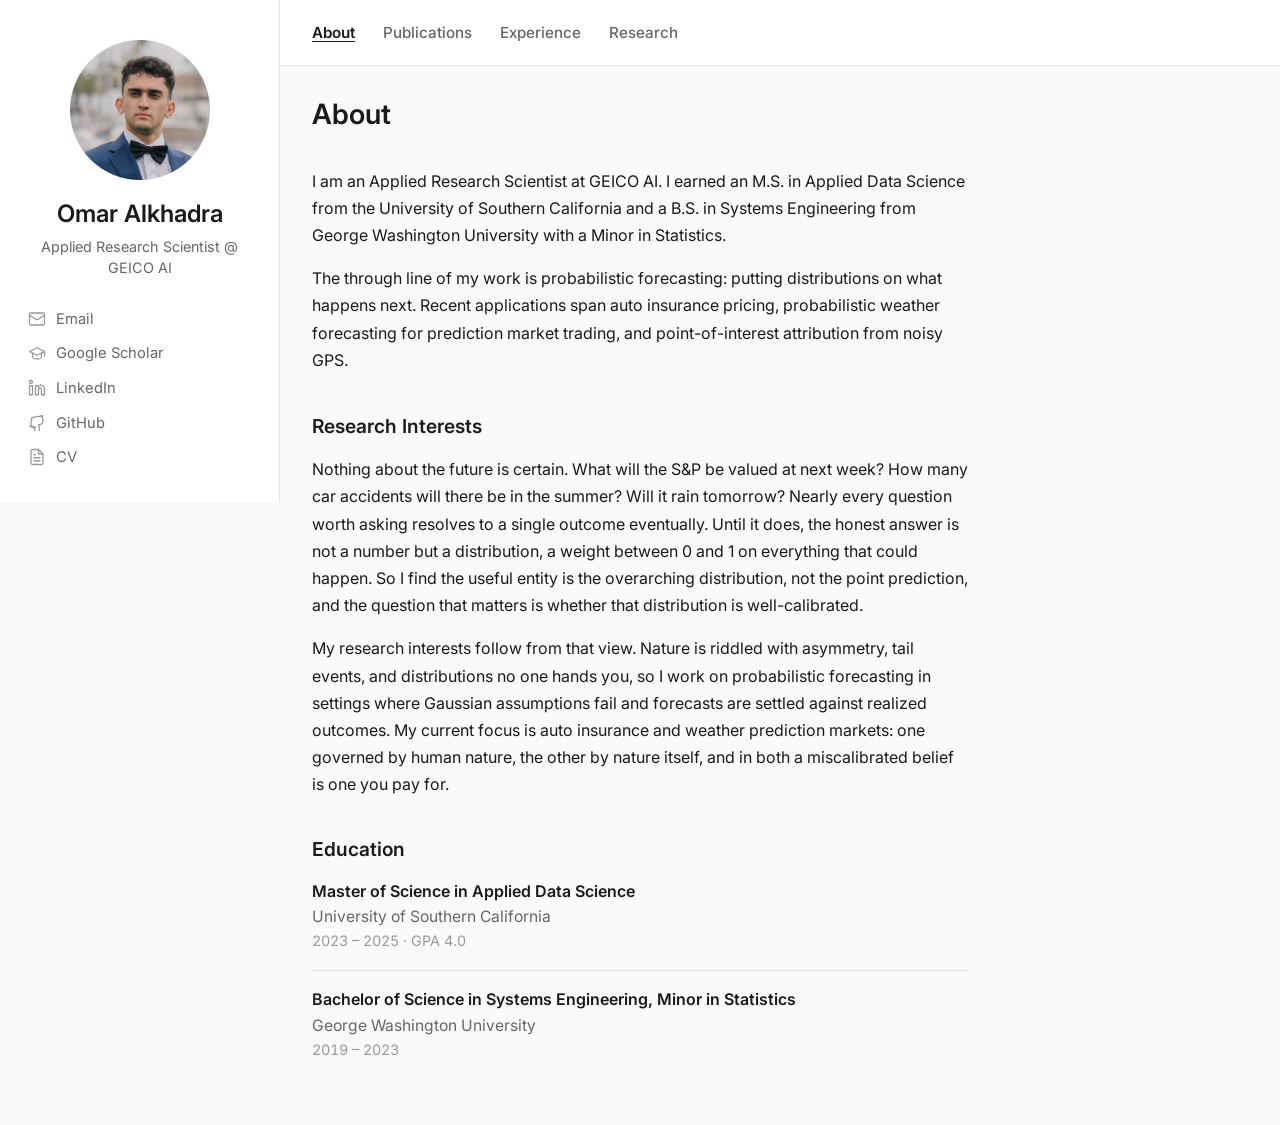
<file: index.html>
<!DOCTYPE html>
<html lang="en">
<head>
  <meta charset="UTF-8">
  <meta name="viewport" content="width=device-width, initial-scale=1.0">
  <title>Omar Alkhadra: About</title>
  <link rel="preconnect" href="https://fonts.googleapis.com">
  <link rel="preconnect" href="https://fonts.gstatic.com" crossorigin>
  <link href="https://fonts.googleapis.com/css2?family=Inter:wght@400;500;600&display=swap" rel="stylesheet">
  <link rel="stylesheet" href="styles.css">
</head>
<body>
  <div class="layout">

    <aside class="sidebar">
      <figure class="headshot">
        <img src="assets/headshot.jpg" alt="Omar Alkhadra" width="140" height="140">
      </figure>
      <p class="site-name">Omar Alkhadra</p>
      <p class="affiliation">Applied Research Scientist @ GEICO AI</p>
      <nav class="sidebar-links" aria-label="Contact and profiles">
        <a href="mailto:omar.alkhadra@outlook.com">
          <svg class="icon" xmlns="http://www.w3.org/2000/svg" viewBox="0 0 24 24" fill="none" stroke="currentColor" stroke-width="1.75" stroke-linecap="round" stroke-linejoin="round" aria-hidden="true"><rect x="2" y="4" width="20" height="16" rx="2"/><path d="m22 7-8.97 5.7a1.94 1.94 0 0 1-2.06 0L2 7"/></svg>
          <span>Email</span>
        </a>
        <a href="https://scholar.google.com/citations?view_op=list_works&hl=en&authuser=1&user=3Zb146EAAAAJ">
          <svg class="icon" xmlns="http://www.w3.org/2000/svg" viewBox="0 0 24 24" fill="none" stroke="currentColor" stroke-width="1.75" stroke-linecap="round" stroke-linejoin="round" aria-hidden="true"><path d="M22 10v6M2 10l10-5 10 5-10 5z"/><path d="M6 12v5c0 2 4 3 6 3s6-1 6-3v-5"/></svg>
          <span>Google Scholar</span>
        </a>
        <a href="https://www.linkedin.com/in/oalkhadra/">
          <svg class="icon" xmlns="http://www.w3.org/2000/svg" viewBox="0 0 24 24" fill="none" stroke="currentColor" stroke-width="1.75" stroke-linecap="round" stroke-linejoin="round" aria-hidden="true"><path d="M16 8a6 6 0 0 1 6 6v7h-4v-7a2 2 0 0 0-4 0v7h-4v-12h4v2"/><rect x="2" y="9" width="4" height="12"/><circle cx="4" cy="4" r="2"/></svg>
          <span>LinkedIn</span>
        </a>
        <a href="https://github.com/oalkhadra">
          <svg class="icon" xmlns="http://www.w3.org/2000/svg" viewBox="0 0 24 24" fill="none" stroke="currentColor" stroke-width="1.75" stroke-linecap="round" stroke-linejoin="round" aria-hidden="true"><path d="M15 22v-4a4.8 4.8 0 0 0-1-3.5c3 0 6-2 6-5.5.08-1.25-.27-2.48-1-3.5.28-1.15.28-2.35 0-3.5 0 0-1 0-3 1.5a10.3 10.3 0 0 0-5 0C6 5 5 5 5 5c-.3 1.15-.3 2.35 0 3.5A4.17 4.17 0 0 0 4 12c0 3.5 3 5.5 6 5.5-.39.49-.68 1.05-.85 1.65S8.5 20.5 9 22"/><path d="M9 18c-4.51 2-5-2-7-2"/></svg>
          <span>GitHub</span>
        </a>
        <a href="assets/cv.pdf">
          <svg class="icon" xmlns="http://www.w3.org/2000/svg" viewBox="0 0 24 24" fill="none" stroke="currentColor" stroke-width="1.75" stroke-linecap="round" stroke-linejoin="round" aria-hidden="true"><path d="M14 2H6a2 2 0 0 0-2 2v16a2 2 0 0 0 2 2h12a2 2 0 0 0 2-2V8z"/><path d="M14 2v6h6M16 13H8M16 17H8M10 9H8"/></svg>
          <span>CV</span>
        </a>
      </nav>
    </aside>

    <div class="content-column">
      <nav class="top-nav" aria-label="Site sections">
        <a href="index.html" aria-current="page">About</a>
        <a href="publications.html">Publications</a>
        <a href="experience.html">Experience</a>
        <a href="research.html">Research</a>
      </nav>

      <main class="page-main">
        <h1 class="page-title">About</h1>

        <section class="prose">
          <p>
            I am an Applied Research Scientist at GEICO AI. I earned an M.S. in Applied Data Science 
            from the University of Southern California and a B.S. in Systems Engineering from George Washington 
            University with a Minor in Statistics.
          </p>
          <p>
            The through line of my work is probabilistic forecasting: putting distributions
            on what happens next. Recent applications span auto insurance pricing, probabilistic 
            weather forecasting for prediction market trading, and point-of-interest attribution 
            from noisy GPS.
          </p>
        </section>

        <section class="prose" aria-labelledby="interests-heading">
          <h2 id="interests-heading">Research Interests</h2>
          <p>
            Nothing about the future is certain. What will the S&amp;P be valued at next week?
            How many car accidents will there be in the summer? Will it rain tomorrow?
            Nearly every question worth asking resolves to a single outcome eventually.
            Until it does, the honest answer is not a number but a distribution, a weight
            between 0 and 1 on everything that could happen. So I find the useful entity
            is the overarching distribution, not the point prediction, and the question
            that matters is whether that distribution is well-calibrated.
          </p>
          <p>
            My research interests follow from that view. Nature is riddled with asymmetry,
            tail events, and distributions no one hands you, so I work on probabilistic
            forecasting in settings where Gaussian assumptions fail and forecasts are
            settled against realized outcomes. My current focus is auto insurance
            and weather prediction markets: one governed by human nature, the other by
            nature itself, and in both a miscalibrated belief is one you pay for.
          </p>
        </section>

        <section aria-labelledby="education-heading">
          <h2 id="education-heading">Education</h2>
          <ul class="education-list">
            <li class="education-item">
              <p class="education-degree">Master of Science in Applied Data Science</p>
              <p class="education-school">University of Southern California</p>
              <p class="education-meta"><time datetime="2023">2023 &ndash; 2025</time> &middot; GPA 4.0</p>
            </li>
            <li class="education-item">
              <p class="education-degree">Bachelor of Science in Systems Engineering, Minor in Statistics</p>
              <p class="education-school">George Washington University</p>
              <p class="education-meta"><time datetime="2019">2019 &ndash; 2023</time> </p>
            </li>
          </ul>
        </section>
      </main>
    </div>
  </div>
</body>
</html>
</file>
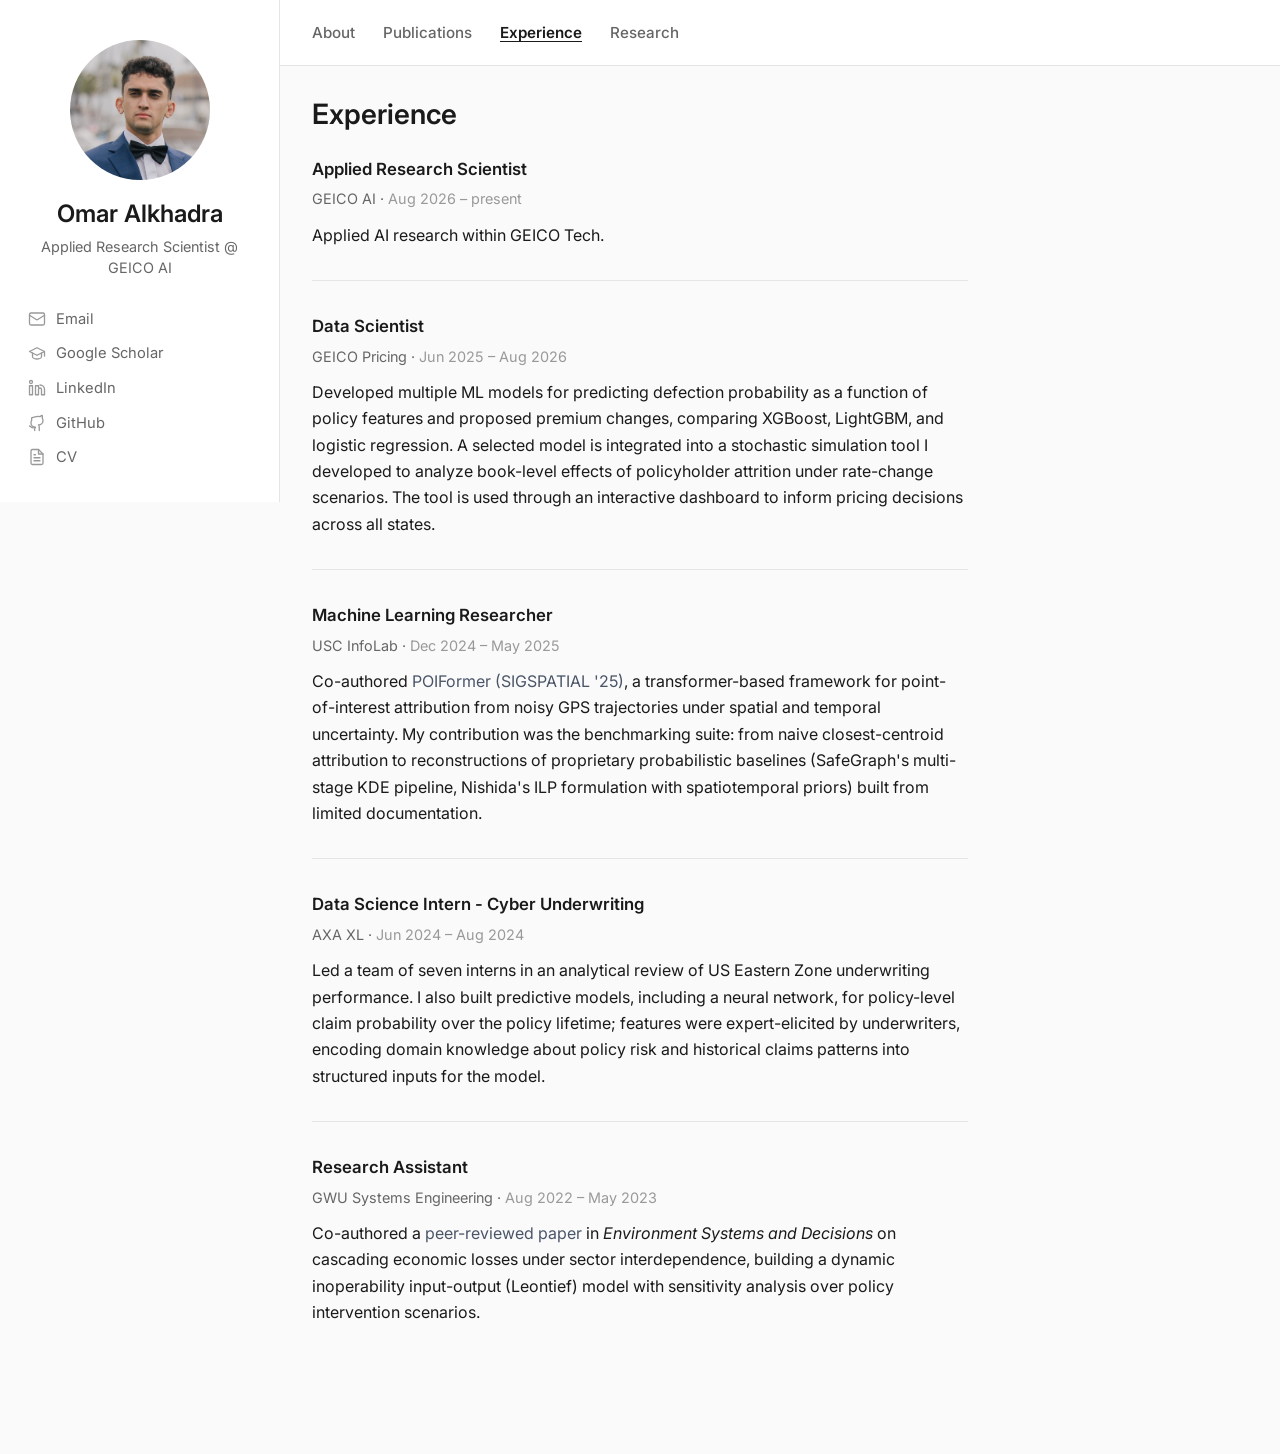
<file: experience.html>
<!DOCTYPE html>
<html lang="en">
<head>
  <meta charset="UTF-8">
  <meta name="viewport" content="width=device-width, initial-scale=1.0">
  <title>Omar Alkhadra: Experience</title>
  <link rel="preconnect" href="https://fonts.googleapis.com">
  <link rel="preconnect" href="https://fonts.gstatic.com" crossorigin>
  <link href="https://fonts.googleapis.com/css2?family=Inter:wght@400;500;600&display=swap" rel="stylesheet">
  <link rel="stylesheet" href="styles.css">
</head>
<body>
  <div class="layout">

    <aside class="sidebar">
      <figure class="headshot">
        <img src="assets/headshot.jpg" alt="Omar Alkhadra" width="140" height="140">
      </figure>
      <p class="site-name">Omar Alkhadra</p>
      <p class="affiliation">Applied Research Scientist @ GEICO AI</p>
      <nav class="sidebar-links" aria-label="Contact and profiles">
        <a href="mailto:omar.alkhadra@outlook.com">
          <svg class="icon" xmlns="http://www.w3.org/2000/svg" viewBox="0 0 24 24" fill="none" stroke="currentColor" stroke-width="1.75" stroke-linecap="round" stroke-linejoin="round" aria-hidden="true"><rect x="2" y="4" width="20" height="16" rx="2"/><path d="m22 7-8.97 5.7a1.94 1.94 0 0 1-2.06 0L2 7"/></svg>
          <span>Email</span>
        </a>
        <a href="https://scholar.google.com/citations?view_op=list_works&hl=en&authuser=1&user=3Zb146EAAAAJ">
          <svg class="icon" xmlns="http://www.w3.org/2000/svg" viewBox="0 0 24 24" fill="none" stroke="currentColor" stroke-width="1.75" stroke-linecap="round" stroke-linejoin="round" aria-hidden="true"><path d="M22 10v6M2 10l10-5 10 5-10 5z"/><path d="M6 12v5c0 2 4 3 6 3s6-1 6-3v-5"/></svg>
          <span>Google Scholar</span>
        </a>
        <a href="https://www.linkedin.com/in/oalkhadra/">
          <svg class="icon" xmlns="http://www.w3.org/2000/svg" viewBox="0 0 24 24" fill="none" stroke="currentColor" stroke-width="1.75" stroke-linecap="round" stroke-linejoin="round" aria-hidden="true"><path d="M16 8a6 6 0 0 1 6 6v7h-4v-7a2 2 0 0 0-4 0v7h-4v-12h4v2"/><rect x="2" y="9" width="4" height="12"/><circle cx="4" cy="4" r="2"/></svg>
          <span>LinkedIn</span>
        </a>
        <a href="https://github.com/oalkhadra">
          <svg class="icon" xmlns="http://www.w3.org/2000/svg" viewBox="0 0 24 24" fill="none" stroke="currentColor" stroke-width="1.75" stroke-linecap="round" stroke-linejoin="round" aria-hidden="true"><path d="M15 22v-4a4.8 4.8 0 0 0-1-3.5c3 0 6-2 6-5.5.08-1.25-.27-2.48-1-3.5.28-1.15.28-2.35 0-3.5 0 0-1 0-3 1.5a10.3 10.3 0 0 0-5 0C6 5 5 5 5 5c-.3 1.15-.3 2.35 0 3.5A4.17 4.17 0 0 0 4 12c0 3.5 3 5.5 6 5.5-.39.49-.68 1.05-.85 1.65S8.5 20.5 9 22"/><path d="M9 18c-4.51 2-5-2-7-2"/></svg>
          <span>GitHub</span>
        </a>
        <a href="assets/cv.pdf">
          <svg class="icon" xmlns="http://www.w3.org/2000/svg" viewBox="0 0 24 24" fill="none" stroke="currentColor" stroke-width="1.75" stroke-linecap="round" stroke-linejoin="round" aria-hidden="true"><path d="M14 2H6a2 2 0 0 0-2 2v16a2 2 0 0 0 2 2h12a2 2 0 0 0 2-2V8z"/><path d="M14 2v6h6M16 13H8M16 17H8M10 9H8"/></svg>
          <span>CV</span>
        </a>
      </nav>
    </aside>

    <div class="content-column">
      <nav class="top-nav" aria-label="Site sections">
        <a href="index.html">About</a>
        <a href="publications.html">Publications</a>
        <a href="experience.html" aria-current="page">Experience</a>
        <a href="research.html">Research</a>
      </nav>

      <main class="page-main">
        <h1 class="page-title">Experience</h1>

        <article class="experience-item">
          <h3>Applied Research Scientist</h3>
          <p class="meta">GEICO AI &middot; <time datetime="2026-08">Aug 2026 &ndash; present</time></p>
          <p>
            Applied AI research within GEICO Tech.
          </p>
        </article>

        <article class="experience-item">
          <h3>Data Scientist</h3>
          <p class="meta">GEICO Pricing &middot; <time datetime="2025-06">Jun 2025 &ndash; Aug 2026</time></p>
          <p>
            Developed multiple ML models for predicting defection probability as a function
            of policy features and proposed premium changes, comparing XGBoost, LightGBM,
            and logistic regression. A selected model is integrated into a stochastic
            simulation tool I developed to analyze book-level effects of policyholder
            attrition under rate-change scenarios. The tool is used through an interactive
            dashboard to inform pricing decisions across all states.
          </p>
        </article>

        <article class="experience-item">
          <h3>Machine Learning Researcher</h3>
          <p class="meta">USC InfoLab &middot; <time datetime="2024-12">Dec 2024 &ndash; May 2025</time></p>
          <p>
            Co-authored <a href="publications.html">POIFormer (SIGSPATIAL '25)</a>, a
            transformer-based framework for point-of-interest attribution from noisy GPS
            trajectories under spatial and temporal uncertainty. My contribution was the
            benchmarking suite: from naive closest-centroid attribution to reconstructions
            of proprietary probabilistic baselines (SafeGraph's multi-stage KDE pipeline,
            Nishida's ILP formulation with spatiotemporal priors) built from limited
            documentation.
          </p>
        </article>

        <article class="experience-item">
          <h3>Data Science Intern - Cyber Underwriting</h3>
          <p class="meta">AXA XL &middot; <time datetime="2024-06">Jun 2024 &ndash; Aug 2024</time></p>
          <p>
            Led a team of seven interns in an analytical review of US Eastern Zone 
            underwriting performance. I also built predictive models, including a 
            neural network, for policy-level claim probability over the policy lifetime; 
            features were expert-elicited by underwriters, encoding
            domain knowledge about policy risk and historical claims patterns into
            structured inputs for the model.
          </p>
        </article>

        <article class="experience-item">
          <h3>Research Assistant</h3>
          <p class="meta">GWU Systems Engineering &middot; <time datetime="2022-08">Aug 2022 &ndash; May 2023</time></p>
          <p>
            Co-authored a <a href="publications.html">peer-reviewed paper</a> in <em>Environment Systems and Decisions</em>
            on cascading economic losses under sector interdependence, building a dynamic
            inoperability input-output (Leontief) model with sensitivity analysis over
            policy intervention scenarios.
          </p>
        </article>
      </main>
    </div>

  </div>
</body>
</html>
</file>
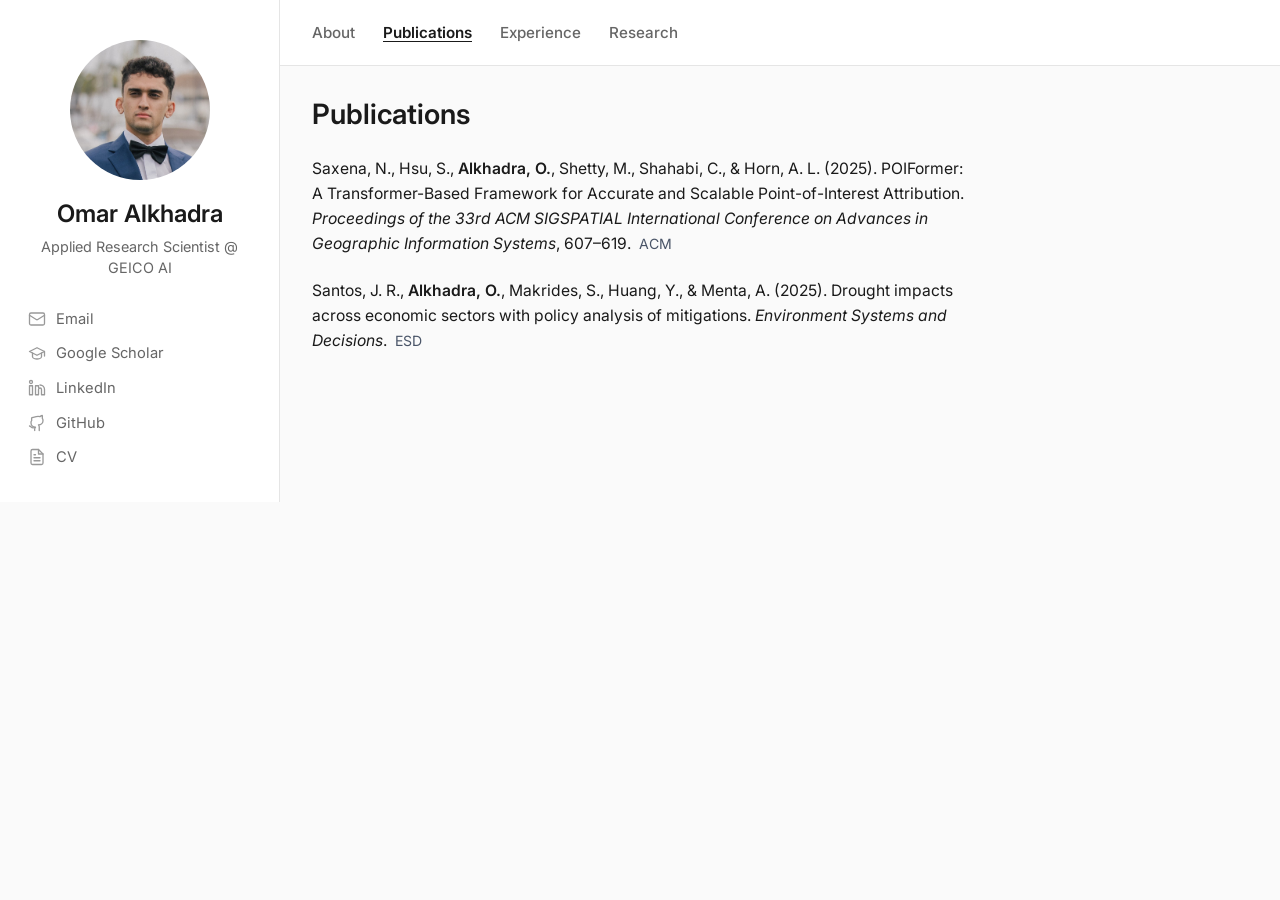
<file: publications.html>
<!DOCTYPE html>
<html lang="en">
<head>
  <meta charset="UTF-8">
  <meta name="viewport" content="width=device-width, initial-scale=1.0">
  <title>Omar Alkhadra: Publications</title>
  <link rel="preconnect" href="https://fonts.googleapis.com">
  <link rel="preconnect" href="https://fonts.gstatic.com" crossorigin>
  <link href="https://fonts.googleapis.com/css2?family=Inter:wght@400;500;600&display=swap" rel="stylesheet">
  <link rel="stylesheet" href="styles.css">
</head>
<body>
  <div class="layout">

    <aside class="sidebar">
      <figure class="headshot">
        <img src="assets/headshot.jpg" alt="Omar Alkhadra" width="140" height="140">
      </figure>
      <p class="site-name">Omar Alkhadra</p>
      <p class="affiliation">Applied Research Scientist @ GEICO AI</p>
      <nav class="sidebar-links" aria-label="Contact and profiles">
        <a href="mailto:omar.alkhadra@outlook.com">
          <svg class="icon" xmlns="http://www.w3.org/2000/svg" viewBox="0 0 24 24" fill="none" stroke="currentColor" stroke-width="1.75" stroke-linecap="round" stroke-linejoin="round" aria-hidden="true"><rect x="2" y="4" width="20" height="16" rx="2"/><path d="m22 7-8.97 5.7a1.94 1.94 0 0 1-2.06 0L2 7"/></svg>
          <span>Email</span>
        </a>
        <a href="https://scholar.google.com/citations?view_op=list_works&hl=en&authuser=1&user=3Zb146EAAAAJ">
          <svg class="icon" xmlns="http://www.w3.org/2000/svg" viewBox="0 0 24 24" fill="none" stroke="currentColor" stroke-width="1.75" stroke-linecap="round" stroke-linejoin="round" aria-hidden="true"><path d="M22 10v6M2 10l10-5 10 5-10 5z"/><path d="M6 12v5c0 2 4 3 6 3s6-1 6-3v-5"/></svg>
          <span>Google Scholar</span>
        </a>
        <a href="https://www.linkedin.com/in/oalkhadra/">
          <svg class="icon" xmlns="http://www.w3.org/2000/svg" viewBox="0 0 24 24" fill="none" stroke="currentColor" stroke-width="1.75" stroke-linecap="round" stroke-linejoin="round" aria-hidden="true"><path d="M16 8a6 6 0 0 1 6 6v7h-4v-7a2 2 0 0 0-4 0v7h-4v-12h4v2"/><rect x="2" y="9" width="4" height="12"/><circle cx="4" cy="4" r="2"/></svg>
          <span>LinkedIn</span>
        </a>
        <a href="https://github.com/oalkhadra">
          <svg class="icon" xmlns="http://www.w3.org/2000/svg" viewBox="0 0 24 24" fill="none" stroke="currentColor" stroke-width="1.75" stroke-linecap="round" stroke-linejoin="round" aria-hidden="true"><path d="M15 22v-4a4.8 4.8 0 0 0-1-3.5c3 0 6-2 6-5.5.08-1.25-.27-2.48-1-3.5.28-1.15.28-2.35 0-3.5 0 0-1 0-3 1.5a10.3 10.3 0 0 0-5 0C6 5 5 5 5 5c-.3 1.15-.3 2.35 0 3.5A4.17 4.17 0 0 0 4 12c0 3.5 3 5.5 6 5.5-.39.49-.68 1.05-.85 1.65S8.5 20.5 9 22"/><path d="M9 18c-4.51 2-5-2-7-2"/></svg>
          <span>GitHub</span>
        </a>
        <a href="assets/cv.pdf">
          <svg class="icon" xmlns="http://www.w3.org/2000/svg" viewBox="0 0 24 24" fill="none" stroke="currentColor" stroke-width="1.75" stroke-linecap="round" stroke-linejoin="round" aria-hidden="true"><path d="M14 2H6a2 2 0 0 0-2 2v16a2 2 0 0 0 2 2h12a2 2 0 0 0 2-2V8z"/><path d="M14 2v6h6M16 13H8M16 17H8M10 9H8"/></svg>
          <span>CV</span>
        </a>
      </nav>
    </aside>

    <div class="content-column">
      <nav class="top-nav" aria-label="Site sections">
        <a href="index.html">About</a>
        <a href="publications.html" aria-current="page">Publications</a>
        <a href="experience.html">Experience</a>
        <a href="research.html">Research</a>
      </nav>

      <main class="page-main">
        <h1 class="page-title">Publications</h1>

        <article class="pub">
          Saxena, N., Hsu, S., <span class="me">Alkhadra, O.</span>, Shetty, M., Shahabi, C., &amp; Horn, A. L. (2025).
          POIFormer: A Transformer-Based Framework for Accurate and Scalable Point-of-Interest Attribution.
          <span class="pub-venue">Proceedings of the 33rd ACM SIGSPATIAL International Conference on Advances in Geographic Information Systems</span>, 607&ndash;619.
          <span class="pub-links"><a href="https://dl.acm.org/doi/pdf/10.1145/3748636.3762775">ACM</a></span>
        </article>

        <article class="pub">
          Santos, J. R., <span class="me">Alkhadra, O.</span>, Makrides, S., Huang, Y., &amp; Menta, A. (2025).
          Drought impacts across economic sectors with policy analysis of mitigations.
          <span class="pub-venue">Environment Systems and Decisions</span>.
          <span class="pub-links"><a href="https://link.springer.com/article/10.1007/s10669-025-10063-w">ESD</a></span>
        </article>
      </main>
    </div>

  </div>
</body>
</html>
</file>
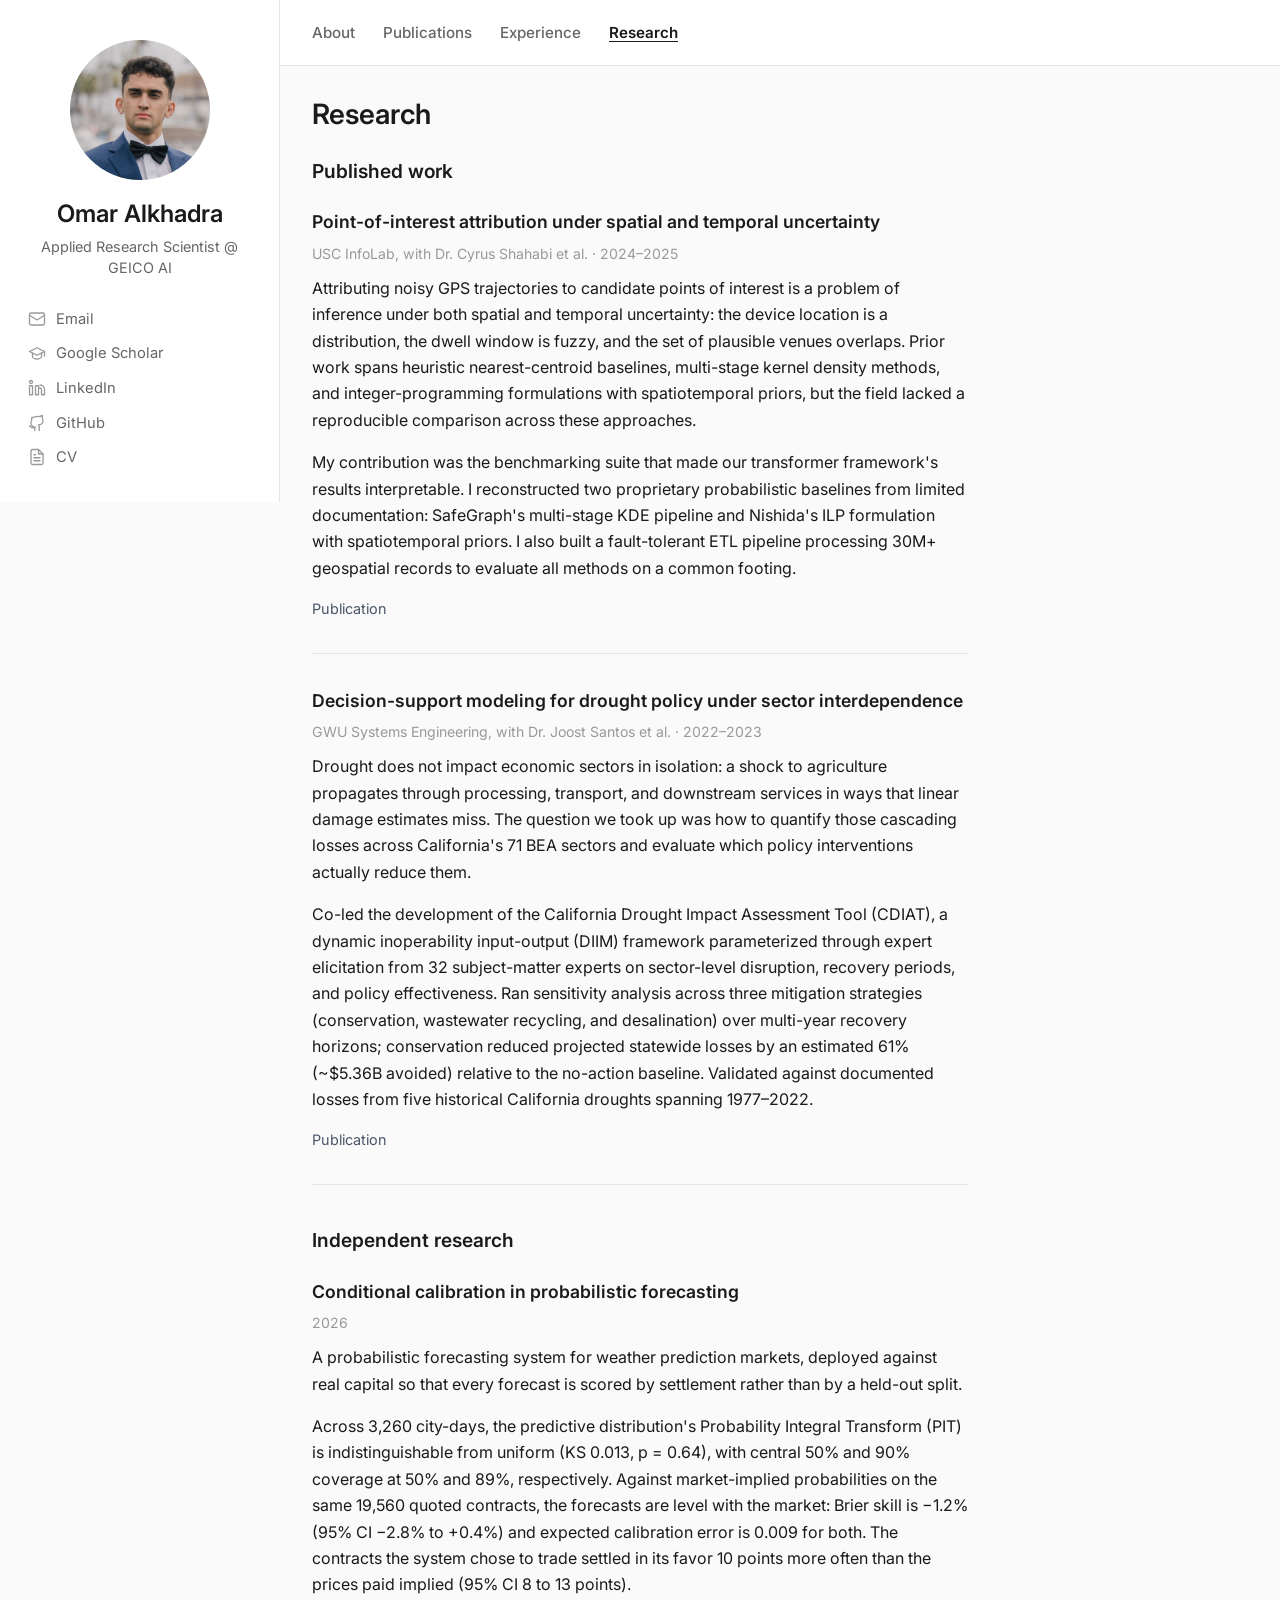
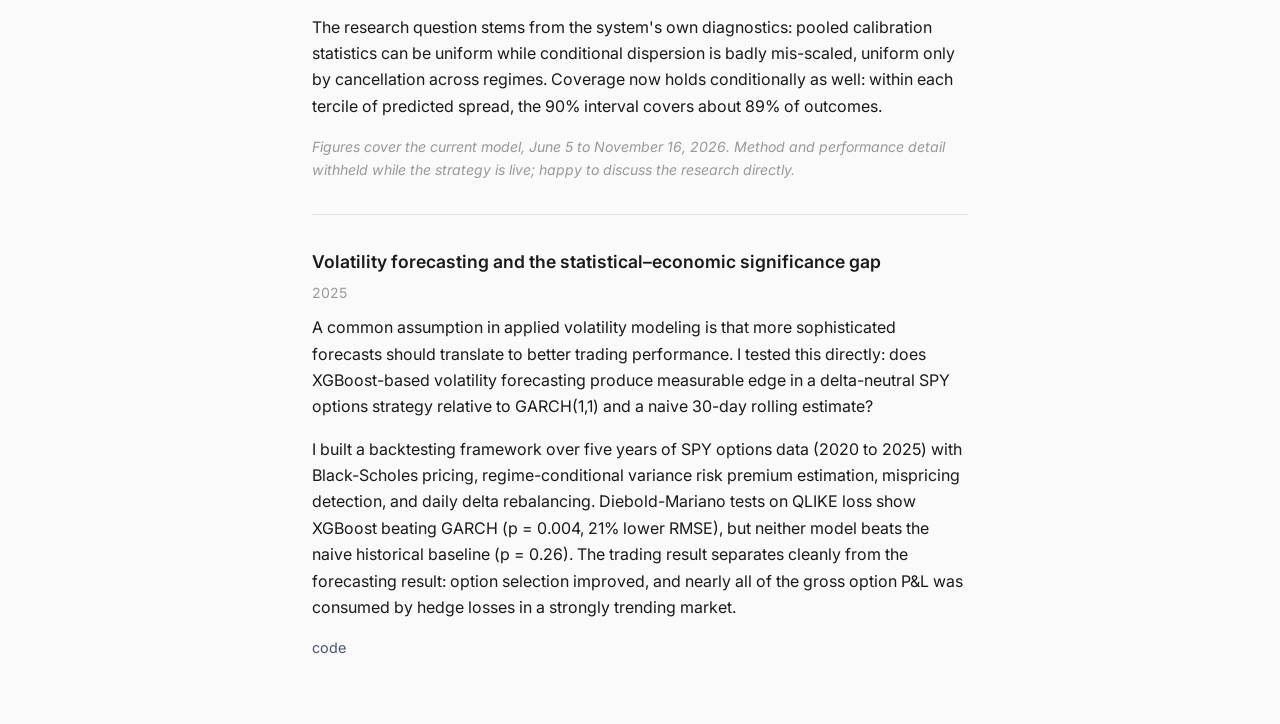
<file: research.html>
<!DOCTYPE html>
<html lang="en">
<head>
  <meta charset="UTF-8">
  <meta name="viewport" content="width=device-width, initial-scale=1.0">
  <title>Omar Alkhadra: Research</title>
  <link rel="preconnect" href="https://fonts.googleapis.com">
  <link rel="preconnect" href="https://fonts.gstatic.com" crossorigin>
  <link href="https://fonts.googleapis.com/css2?family=Inter:wght@400;500;600&display=swap" rel="stylesheet">
  <link rel="stylesheet" href="styles.css">
</head>
<body>
  <div class="layout">

    <aside class="sidebar">
      <figure class="headshot">
        <img src="assets/headshot.jpg" alt="Omar Alkhadra" width="140" height="140">
      </figure>
      <p class="site-name">Omar Alkhadra</p>
      <p class="affiliation">Applied Research Scientist @ GEICO AI</p>
      <nav class="sidebar-links" aria-label="Contact and profiles">
        <a href="mailto:omar.alkhadra@outlook.com">
          <svg class="icon" xmlns="http://www.w3.org/2000/svg" viewBox="0 0 24 24" fill="none" stroke="currentColor" stroke-width="1.75" stroke-linecap="round" stroke-linejoin="round" aria-hidden="true"><rect x="2" y="4" width="20" height="16" rx="2"/><path d="m22 7-8.97 5.7a1.94 1.94 0 0 1-2.06 0L2 7"/></svg>
          <span>Email</span>
        </a>
        <a href="https://scholar.google.com/citations?view_op=list_works&hl=en&authuser=1&user=3Zb146EAAAAJ">
          <svg class="icon" xmlns="http://www.w3.org/2000/svg" viewBox="0 0 24 24" fill="none" stroke="currentColor" stroke-width="1.75" stroke-linecap="round" stroke-linejoin="round" aria-hidden="true"><path d="M22 10v6M2 10l10-5 10 5-10 5z"/><path d="M6 12v5c0 2 4 3 6 3s6-1 6-3v-5"/></svg>
          <span>Google Scholar</span>
        </a>
        <a href="https://www.linkedin.com/in/oalkhadra/">
          <svg class="icon" xmlns="http://www.w3.org/2000/svg" viewBox="0 0 24 24" fill="none" stroke="currentColor" stroke-width="1.75" stroke-linecap="round" stroke-linejoin="round" aria-hidden="true"><path d="M16 8a6 6 0 0 1 6 6v7h-4v-7a2 2 0 0 0-4 0v7h-4v-12h4v2"/><rect x="2" y="9" width="4" height="12"/><circle cx="4" cy="4" r="2"/></svg>
          <span>LinkedIn</span>
        </a>
        <a href="https://github.com/oalkhadra">
          <svg class="icon" xmlns="http://www.w3.org/2000/svg" viewBox="0 0 24 24" fill="none" stroke="currentColor" stroke-width="1.75" stroke-linecap="round" stroke-linejoin="round" aria-hidden="true"><path d="M15 22v-4a4.8 4.8 0 0 0-1-3.5c3 0 6-2 6-5.5.08-1.25-.27-2.48-1-3.5.28-1.15.28-2.35 0-3.5 0 0-1 0-3 1.5a10.3 10.3 0 0 0-5 0C6 5 5 5 5 5c-.3 1.15-.3 2.35 0 3.5A4.17 4.17 0 0 0 4 12c0 3.5 3 5.5 6 5.5-.39.49-.68 1.05-.85 1.65S8.5 20.5 9 22"/><path d="M9 18c-4.51 2-5-2-7-2"/></svg>
          <span>GitHub</span>
        </a>
        <a href="assets/cv.pdf">
          <svg class="icon" xmlns="http://www.w3.org/2000/svg" viewBox="0 0 24 24" fill="none" stroke="currentColor" stroke-width="1.75" stroke-linecap="round" stroke-linejoin="round" aria-hidden="true"><path d="M14 2H6a2 2 0 0 0-2 2v16a2 2 0 0 0 2 2h12a2 2 0 0 0 2-2V8z"/><path d="M14 2v6h6M16 13H8M16 17H8M10 9H8"/></svg>
          <span>CV</span>
        </a>
      </nav>
    </aside>

    <div class="content-column">
      <nav class="top-nav" aria-label="Site sections">
        <a href="index.html">About</a>
        <a href="publications.html">Publications</a>
        <a href="experience.html">Experience</a>
        <a href="research.html" aria-current="page">Research</a>
      </nav>

      <main class="page-main">
        <h1 class="page-title">Research</h1>

        <h2 class="section-heading">Published work</h2>

        <article class="work-item">
          <h3>Point-of-interest attribution under spatial and temporal uncertainty</h3>
          <p class="meta">USC InfoLab, with Dr. Cyrus Shahabi et al. &middot; 2024&ndash;2025</p>
          <p>
            Attributing noisy GPS trajectories to candidate points of interest is
            a problem of inference under both spatial and temporal uncertainty:
            the device location is a distribution, the dwell window is fuzzy, and
            the set of plausible venues overlaps. Prior work spans heuristic
            nearest-centroid baselines, multi-stage kernel density methods, and
            integer-programming formulations with spatiotemporal priors, but the
            field lacked a reproducible comparison across these approaches.
          </p>
          <p>
            My contribution was the benchmarking suite that made our transformer
            framework's results interpretable. I reconstructed two proprietary
            probabilistic baselines from limited documentation: SafeGraph's
            multi-stage KDE pipeline and Nishida's ILP formulation with
            spatiotemporal priors. I also built a fault-tolerant ETL pipeline
            processing 30M+ geospatial records to evaluate all methods on a
            common footing.
          </p>
          <p class="work-links"><a href="publications.html">Publication</a></p>
        </article>

        <article class="work-item">
          <h3>Decision-support modeling for drought policy under sector interdependence</h3>
          <p class="meta">GWU Systems Engineering, with Dr. Joost Santos et al. &middot; 2022&ndash;2023</p>
          <p>
            Drought does not impact economic sectors in isolation: a shock to
            agriculture propagates through processing, transport, and downstream
            services in ways that linear damage estimates miss. The question we
            took up was how to quantify those cascading losses across
            California's 71 BEA sectors and evaluate which policy interventions
            actually reduce them.
          </p>
          <p>
            Co-led the development of the California Drought Impact Assessment
            Tool (CDIAT), a dynamic inoperability input-output (DIIM) framework
            parameterized through expert elicitation from 32 subject-matter
            experts on sector-level disruption, recovery periods, and policy
            effectiveness. Ran sensitivity analysis across three mitigation
            strategies (conservation, wastewater recycling, and desalination)
            over multi-year recovery horizons; conservation
            reduced projected statewide losses by an estimated 61% (~$5.36B
            avoided) relative to the no-action baseline. Validated against
            documented losses from five historical California droughts spanning
            1977&ndash;2022.
          </p>
          <p class="work-links"><a href="publications.html">Publication</a></p>
        </article>

        <h2 class="section-heading">Independent research</h2>

        <article class="work-item">
          <h3>Conditional calibration in probabilistic forecasting</h3>
          <p class="meta">2026</p>
          <p>
            A probabilistic forecasting system for weather prediction markets,
            deployed against real capital so that every forecast is scored by
            settlement rather than by a held-out split.
          </p>
          <p>
            Across 3,260 city-days, the predictive distribution's Probability Integral Transform (PIT)
            is indistinguishable from uniform (KS 0.013, p = 0.64), with central 50% and 90%
            coverage at 50% and 89%, respectively. Against market-implied probabilities
            on the same 19,560 quoted contracts, the forecasts are level with the market: Brier skill
            is &minus;1.2% (95% CI &minus;2.8% to +0.4%) and expected calibration error is 0.009 for both.
            The contracts the system chose to trade settled in its favor 10 points more often than
            the prices paid implied (95% CI 8 to 13 points).
          </p>
          <p>
            The research question stems from the system's own diagnostics:
            pooled calibration statistics can be uniform while conditional
            dispersion is badly mis-scaled, uniform only by cancellation across regimes.
            Coverage now holds conditionally as well: within each tercile of predicted spread,
            the 90% interval covers about 89% of outcomes.
          </p>
          <p class="work-note"><em>Figures cover the current model, June 5 to November 16, 2026. Method and performance detail withheld while the strategy is live; happy to discuss the research directly.</em></p>
        </article>

        <article class="work-item">
          <h3>Volatility forecasting and the statistical&ndash;economic significance gap</h3>
          <p class="meta">2025</p>
          <p>
            A common assumption in applied volatility modeling is that more
            sophisticated forecasts should translate to better trading
            performance. I tested this directly: does XGBoost-based volatility
            forecasting produce measurable edge in a delta-neutral SPY options
            strategy relative to GARCH(1,1) and a naive 30-day rolling
            estimate?
          </p>
          <p>
            I built a backtesting framework over five years of SPY options data (2020 to 2025)
            with Black-Scholes pricing, regime-conditional variance risk premium estimation,
            mispricing detection, and daily delta rebalancing. Diebold-Mariano tests on QLIKE
            loss show XGBoost beating GARCH (p = 0.004, 21% lower RMSE), but neither model
            beats the naive historical baseline (p = 0.26). The trading result separates cleanly
            from the forecasting result: option selection improved, and nearly all of the gross
            option P&amp;L was consumed by hedge losses in a strongly trending market.
          </p>
          <p class="work-links"><a href="https://github.com/oalkhadra/volatility-forecasting">code</a></p>
        </article>

      </main>
    </div>

  </div>
</body>
</html>
</file>
<file: styles.css>
:root {
  --bg: #fafafa;
  --text: #1a1a1a;
  --text-muted: #666666;
  --text-faint: #999999;
  --rule: #e5e5e5;
  --link: #4a5568;
  --link-hover: #2d3748;
  --sidebar-width: 280px;
  --content-max: 720px;
  --font: 'Inter', -apple-system, BlinkMacSystemFont, 'Segoe UI', sans-serif;
}

*,
*::before,
*::after {
  box-sizing: border-box;
  margin: 0;
  padding: 0;
}

html {
  font-size: 16px;
}

body {
  font-family: var(--font);
  color: var(--text);
  background: var(--bg);
  line-height: 1.65;
  -webkit-font-smoothing: antialiased;
  -moz-osx-font-smoothing: grayscale;
}

a {
  color: var(--link);
  text-decoration: none;
}

a:hover {
  color: var(--link-hover);
  text-decoration: underline;
}

img {
  max-width: 100%;
  height: auto;
  display: block;
}


.section-heading {
  margin-top: 2.5rem;
  margin-bottom: 1.25rem;
}

.section-heading:first-of-type {
  margin-top: 0;
}

/* ---------- Layout ---------- */
.layout {
  display: flex;
  min-height: 100vh;
}

.sidebar {
  position: sticky;
  top: 0;
  align-self: flex-start;
  width: var(--sidebar-width);
  flex-shrink: 0;
  padding: 2.5rem 1.75rem 2rem;
  border-right: 1px solid var(--rule);
  background: #ffffff;
}

.content-column {
  flex: 1;
  min-width: 0;
  display: flex;
  flex-direction: column;
}

.top-nav {
  display: flex;
  flex-wrap: wrap;
  gap: 0.25rem 1.75rem;
  padding: 1.25rem 2rem;
  border-bottom: 1px solid var(--rule);
  background: #ffffff;
}

.top-nav a {
  font-size: 0.95rem;
  font-weight: 500;
  color: var(--text-muted);
  text-decoration: none;
}

.top-nav a:hover {
  color: var(--link-hover);
  text-decoration: none;
}

.top-nav a[aria-current='page'] {
  color: var(--text);
  font-weight: 600;
  text-decoration: underline;
  text-underline-offset: 0.2em;
}

.page-main {
  flex: 1;
  max-width: var(--content-max);
  padding: 2rem 2rem 4rem;
}

/* ---------- Sidebar ---------- */
.headshot {
  width: 140px;
  height: 140px;
  border-radius: 50%;
  overflow: hidden;
  margin: 0 auto 1.25rem;
  background: var(--rule);
}

.site-name {
  font-weight: 600;
  font-size: 1.5rem;
  line-height: 1.2;
  text-align: center;
  margin-bottom: 0.5rem;
}

.affiliation {
  font-size: 0.9rem;
  color: var(--text-muted);
  text-align: center;
  line-height: 1.45;
  margin-bottom: 1.75rem;
}

.sidebar-links {
  display: flex;
  flex-direction: column;
  gap: 0.65rem;
}

.sidebar-links a {
  display: flex;
  align-items: center;
  gap: 0.65rem;
  font-size: 0.92rem;
  color: var(--text-muted);
  text-decoration: none;
}

.sidebar-links a:hover {
  color: var(--link-hover);
  text-decoration: none;
}

.sidebar-links a:hover .icon {
  color: var(--link-hover);
}

.sidebar-links .icon {
  flex-shrink: 0;
  width: 18px;
  height: 18px;
  color: var(--text-faint);
}

/* ---------- Page typography ---------- */
.page-title {
  font-weight: 600;
  font-size: 1.75rem;
  margin-bottom: 1.5rem;
  line-height: 1.2;
}

section {
  margin-top: 2.25rem;
}

section:first-child {
  margin-top: 0;
}

h2 {
  font-weight: 600;
  font-size: 1.2rem;
  margin-bottom: 0.85rem;
  color: var(--text);
}

h3 {
  font-weight: 600;
  font-size: 1.05rem;
  margin-bottom: 0.25rem;
}

p {
  margin-bottom: 1rem;
  font-size: 1rem;
}

p:last-child {
  margin-bottom: 0;
}

.prose {
  line-height: 1.7;
}

.prose p {
  color: var(--text);
}

.note {
  font-size: 0.95rem;
  color: var(--text-muted);
  border-left: 2px solid var(--rule);
  padding-left: 1rem;
  margin-top: 1.5rem;
}

em {
  font-style: italic;
}

strong {
  font-weight: 600;
}

/* ---------- Publications ---------- */
.pub {
  margin-bottom: 1.35rem;
  font-size: 0.98rem;
  line-height: 1.6;
}

.pub .me {
  font-weight: 600;
}

.pub-venue {
  font-style: italic;
}

.pub-links {
  font-size: 0.88rem;
  color: var(--text-faint);
}

.pub-links a {
  margin-left: 0.35rem;
}

.pub-links a:first-child {
  margin-left: 0.25rem;
}

/* ---------- Research items ---------- */
.work-item {
  margin-bottom: 2rem;
  padding-bottom: 2rem;
  border-bottom: 1px solid var(--rule);
}

.work-item:last-child {
  border-bottom: none;
  padding-bottom: 0;
  margin-bottom: 0;
}

.work-item h3 {
  font-weight: 600;
  font-size: 1.1rem;
  margin-bottom: 0.35rem;
}

.work-item .meta {
  font-size: 0.88rem;
  color: var(--text-faint);
  margin-bottom: 0.6rem;
}

.work-links {
  font-size: 0.9rem;
  margin-top: 0.5rem;
}

.work-links a {
  margin-right: 0.85rem;
}

.work-note {
  font-size: 0.88rem;
  color: var(--text-faint);
  margin-top: 0.75rem;
}

/* ---------- Experience ---------- */
.experience-item {
  margin-bottom: 2rem;
  padding-bottom: 2rem;
  border-bottom: 1px solid var(--rule);
}

.experience-item:last-of-type {
  border-bottom: none;
}

.experience-item .meta {
  font-size: 0.9rem;
  color: var(--text-muted);
  margin-bottom: 0.65rem;
}

.experience-item .meta time {
  color: var(--text-faint);
}

/* ---------- Education ---------- */
.education-list {
  list-style: none;
}

.education-item {
  padding: 1.1rem 0;
  border-bottom: 1px solid var(--rule);
}

.education-item:first-child {
  padding-top: 0;
}

.education-item:last-child {
  border-bottom: none;
  padding-bottom: 0;
}

.education-degree {
  font-weight: 600;
  font-size: 1rem;
  line-height: 1.45;
  margin-bottom: 0.2rem;
}

.education-school {
  font-size: 0.98rem;
  color: var(--text-muted);
  line-height: 1.45;
  margin-bottom: 0.15rem;
}

.education-meta {
  font-size: 0.9rem;
  color: var(--text-faint);
  line-height: 1.45;
  margin-bottom: 0;
}

.education-meta time {
  font-variant-numeric: tabular-nums;
}

/* ---------- Collapsed other projects ---------- */
.other-projects {
  margin-top: 2rem;
  border-top: 1px solid var(--rule);
  padding-top: 1.25rem;
}

.other-projects summary {
  font-weight: 600;
  font-size: 0.95rem;
  color: var(--text-muted);
  cursor: pointer;
  list-style: none;
}

.other-projects summary::-webkit-details-marker {
  display: none;
}

.other-projects summary::before {
  content: '+ ';
  font-weight: 400;
  color: var(--text-faint);
}

.other-projects[open] summary::before {
  content: '− ';
}

.other-projects .details-body {
  margin-top: 0.75rem;
  font-size: 0.95rem;
  color: var(--text-muted);
  line-height: 1.65;
}

/* ---------- Responsive ---------- */
@media (max-width: 860px) {
  .layout {
    flex-direction: column;
  }

  .sidebar {
    position: static;
    width: 100%;
    border-right: none;
    border-bottom: 1px solid var(--rule);
    padding: 2rem 1.5rem 1.5rem;
    display: flex;
    flex-direction: column;
    align-items: center;
  }

  .headshot {
    width: 100px;
    height: 100px;
    margin-bottom: 1rem;
  }

  .sidebar-links {
    width: 100%;
    max-width: 280px;
  }

  .top-nav {
    padding: 0.85rem 1.25rem;
    overflow-x: auto;
    flex-wrap: nowrap;
    -webkit-overflow-scrolling: touch;
    gap: 1.25rem;
  }

  .top-nav a {
    white-space: nowrap;
    flex-shrink: 0;
  }

  .page-main {
    padding: 1.5rem 1.25rem 3rem;
  }

}
</file>
